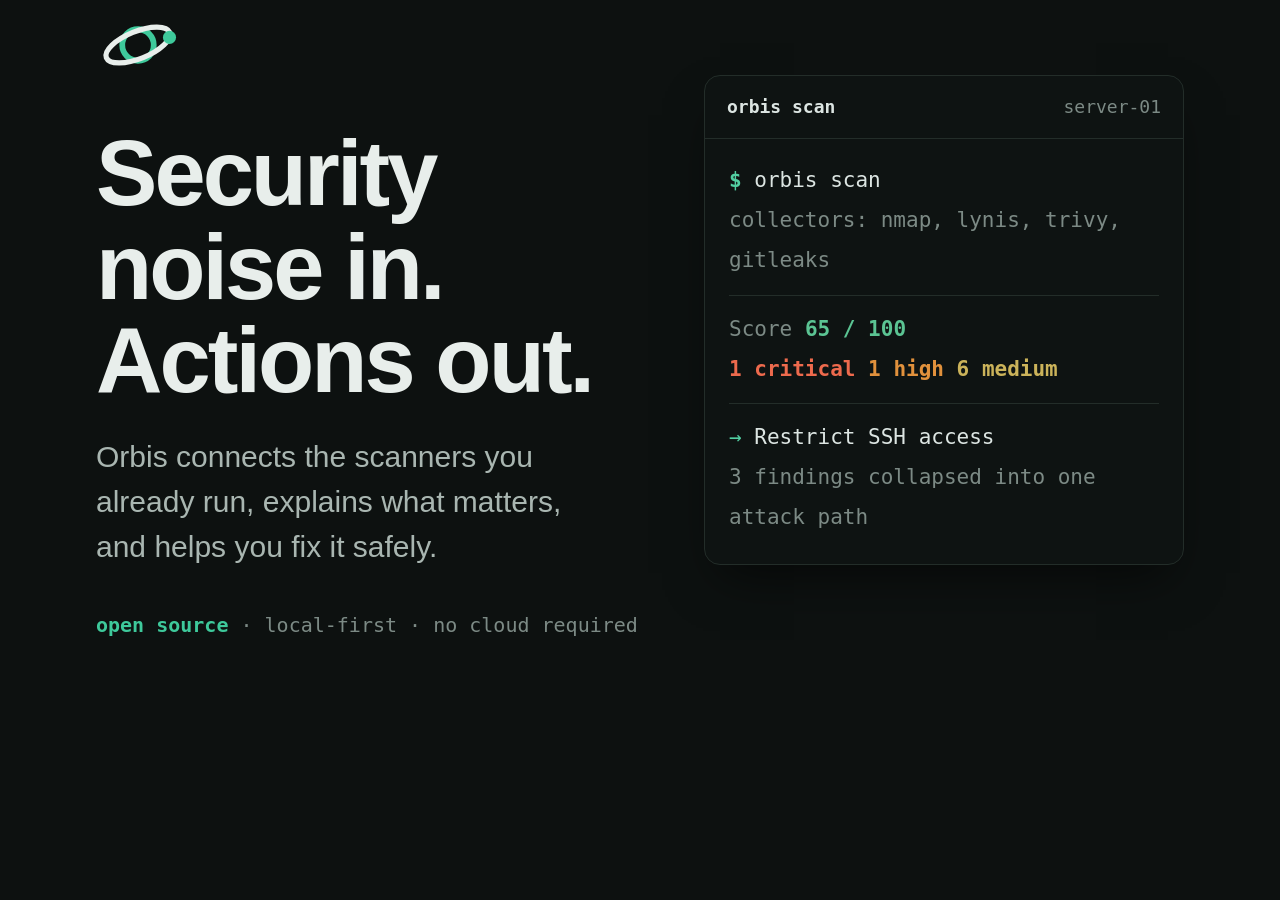
<file: site/assets/promo/og-card.html>
<!DOCTYPE html>
<html>
<head>
<meta charset="UTF-8">
<style>
  /* Orbis social preview card, 1280x640. Brand: ink + emerald, flat, no gradients. */
  * { margin: 0; padding: 0; box-sizing: border-box; }
  html, body { width: 1280px; height: 640px; overflow: hidden; }
  body {
    font-family: "Segoe UI Variable Text", "Segoe UI", -apple-system, "Helvetica Neue", Arial, sans-serif;
    background: #0D1110;
    color: #E8EEEB;
    display: flex;
    align-items: center;
    justify-content: space-between;
    padding: 0 96px;
  }
  .left { max-width: 560px; }
  .mark { margin-bottom: 36px; }
  h1 {
    font-size: 92px;
    font-weight: 680;
    letter-spacing: -0.032em;
    line-height: 1.02;
  }
  .tag {
    margin-top: 26px;
    font-size: 30px;
    line-height: 1.5;
    color: #A9B6B1;
    max-width: 30ch;
  }
  .foot {
    margin-top: 44px;
    font-family: ui-monospace, "Cascadia Code", Consolas, "SF Mono", Menlo, monospace;
    font-size: 20px;
    color: #7C8A85;
  }
  .foot .ok { color: #3EC99B; font-weight: 600; }
  .term {
    width: 480px;
    background: #0E1312;
    border: 1px solid #232D29;
    border-radius: 16px;
    box-shadow: 0 24px 48px -16px rgba(0, 0, 0, 0.6);
    font-family: ui-monospace, "Cascadia Code", Consolas, "SF Mono", Menlo, monospace;
    font-size: 21px;
    line-height: 1.9;
    overflow: hidden;
  }
  .term-bar {
    display: flex;
    justify-content: space-between;
    padding: 14px 22px;
    border-bottom: 1px solid #232D29;
    color: #7C8A85;
    font-size: 18px;
  }
  .term-bar b { color: #DCE5E2; font-weight: 600; }
  .term-body { padding: 22px 24px 26px; color: #DCE5E2; }
  .p { color: #52CFA2; font-weight: 600; }
  .dim { color: #7C8A85; }
  .score { color: #5BC493; font-weight: 700; }
  .crit { color: #ED6A4D; font-weight: 600; }
  .high { color: #E1913C; font-weight: 600; }
  .med { color: #CBB35A; font-weight: 600; }
  .rule { border-top: 1px solid #232D29; margin: 14px 0; }
  .act { color: #52CFA2; }
</style>
</head>
<body>
  <div class="left">
    <svg class="mark" width="84" height="84" viewBox="0 0 32 32" fill="none">
      <circle cx="16" cy="16" r="6" stroke="#3EC99B" stroke-width="2.2"/>
      <ellipse cx="16" cy="16" rx="13" ry="5.2" stroke="#E8EEEB" stroke-width="2" transform="rotate(-22 16 16)"/>
      <circle cx="28" cy="13.1" r="2.5" fill="#3EC99B"/>
    </svg>
    <h1>Security noise in.<br>Actions out.</h1>
    <p class="tag">Orbis connects the scanners you already run, explains what matters, and helps you fix it safely.</p>
    <p class="foot"><span class="ok">open source</span> · local-first · no cloud required</p>
  </div>
  <div class="term">
    <div class="term-bar"><b>orbis scan</b><span>server-01</span></div>
    <div class="term-body">
      <span class="p">$</span> orbis scan<br>
      <span class="dim">collectors: nmap, lynis, trivy, gitleaks</span>
      <div class="rule"></div>
      <span class="dim">Score</span>  <span class="score">65 / 100</span><br>
      <span class="crit">1 critical</span>  <span class="high">1 high</span>  <span class="med">6 medium</span>
      <div class="rule"></div>
      <span class="act">→</span> Restrict SSH access<br>
      <span class="dim">3 findings collapsed into one attack path</span>
    </div>
  </div>
</body>
</html>
</file>
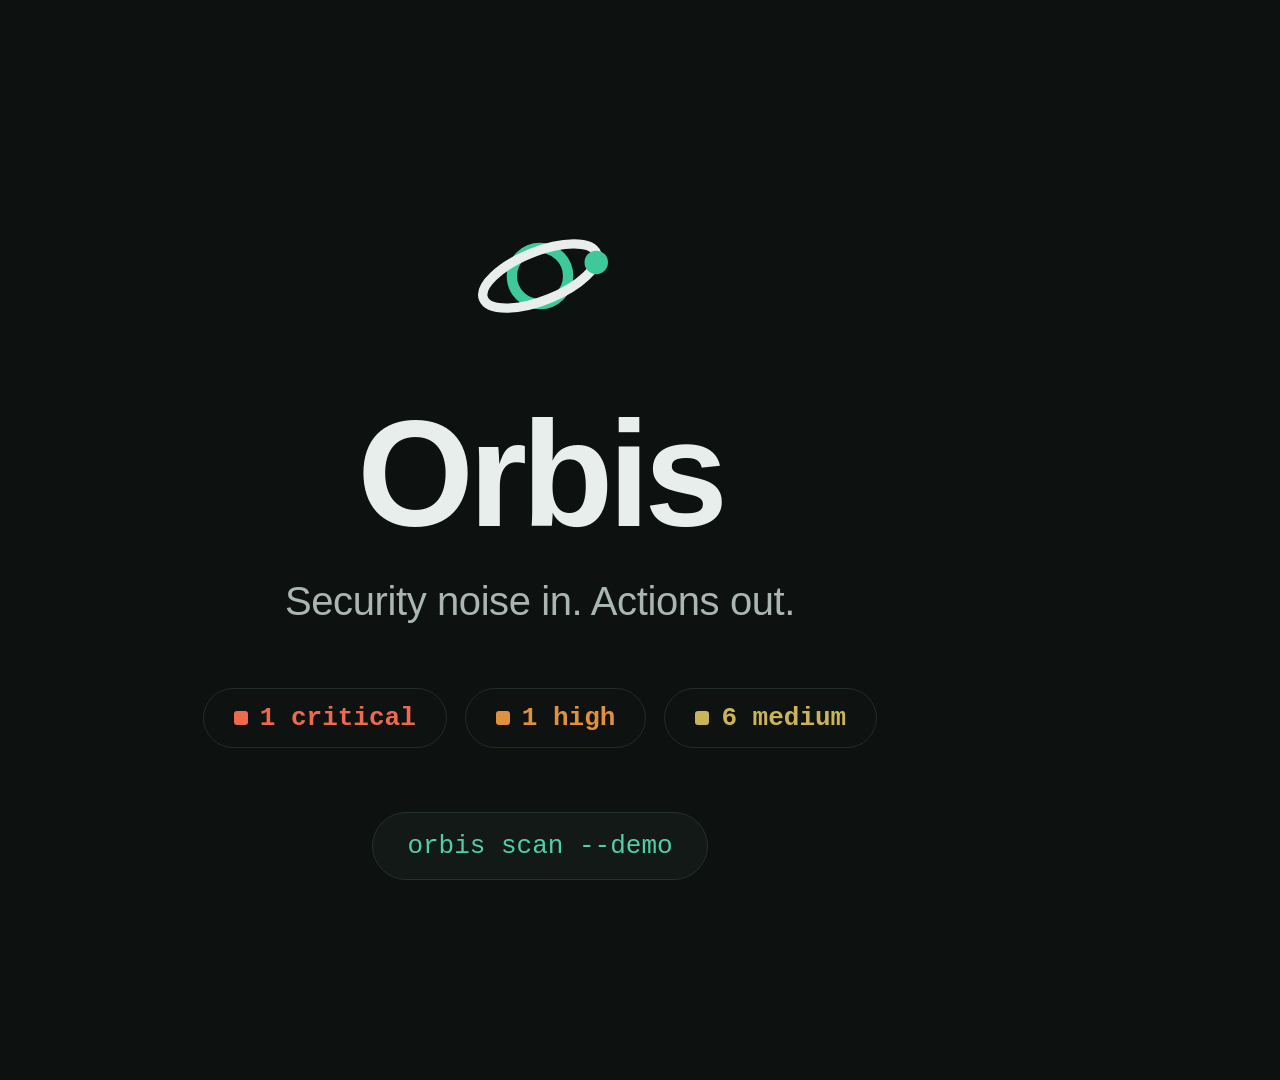
<file: site/assets/promo/tile.html>
<!DOCTYPE html>
<html>
<head>
<meta charset="UTF-8">
<style>
  /* Orbis promo tile, 1080x1080. Brand: ink + emerald, flat, no gradients. */
  * { margin: 0; padding: 0; box-sizing: border-box; }
  html, body { width: 1080px; height: 1080px; overflow: hidden; }
  body {
    font-family: "Segoe UI Variable Text", "Segoe UI", -apple-system, "Helvetica Neue", Arial, sans-serif;
    background: #0D1110;
    color: #E8EEEB;
    display: flex;
    flex-direction: column;
    align-items: center;
    justify-content: center;
    text-align: center;
  }
  .mark { margin-bottom: 48px; }
  h1 {
    font-size: 150px;
    font-weight: 680;
    letter-spacing: -0.035em;
    line-height: 1;
  }
  .tag {
    margin-top: 30px;
    font-size: 40px;
    color: #A9B6B1;
    letter-spacing: -0.01em;
  }
  .chips {
    display: flex;
    gap: 18px;
    margin-top: 64px;
  }
  .chip {
    font-family: ui-monospace, "Cascadia Code", Consolas, "SF Mono", Menlo, monospace;
    font-size: 26px;
    font-weight: 600;
    padding: 14px 30px;
    border-radius: 999px;
    border: 1px solid #232D29;
    background: #0E1312;
  }
  .chip .sq { display: inline-block; width: 14px; height: 14px; border-radius: 3px; margin-right: 12px; }
  .crit .sq { background: #ED6A4D; } .crit { color: #ED6A4D; }
  .high .sq { background: #E1913C; } .high { color: #E1913C; }
  .med .sq { background: #CBB35A; } .med { color: #CBB35A; }
  .cmd {
    margin-top: 64px;
    font-family: ui-monospace, "Cascadia Code", Consolas, "SF Mono", Menlo, monospace;
    font-size: 26px;
    color: #52CFA2;
    padding: 18px 34px;
    border: 1px solid #26302C;
    border-radius: 999px;
    background: #131917;
  }
</style>
</head>
<body>
  <svg class="mark" width="150" height="150" viewBox="0 0 32 32" fill="none">
    <circle cx="16" cy="16" r="6" stroke="#3EC99B" stroke-width="2.2"/>
    <ellipse cx="16" cy="16" rx="13" ry="5.2" stroke="#E8EEEB" stroke-width="2" transform="rotate(-22 16 16)"/>
    <circle cx="28" cy="13.1" r="2.5" fill="#3EC99B"/>
  </svg>
  <h1>Orbis</h1>
  <p class="tag">Security noise in. Actions out.</p>
  <div class="chips">
    <span class="chip crit"><span class="sq"></span>1 critical</span>
    <span class="chip high"><span class="sq"></span>1 high</span>
    <span class="chip med"><span class="sq"></span>6 medium</span>
  </div>
  <div class="cmd">orbis scan --demo</div>
</body>
</html>
</file>
